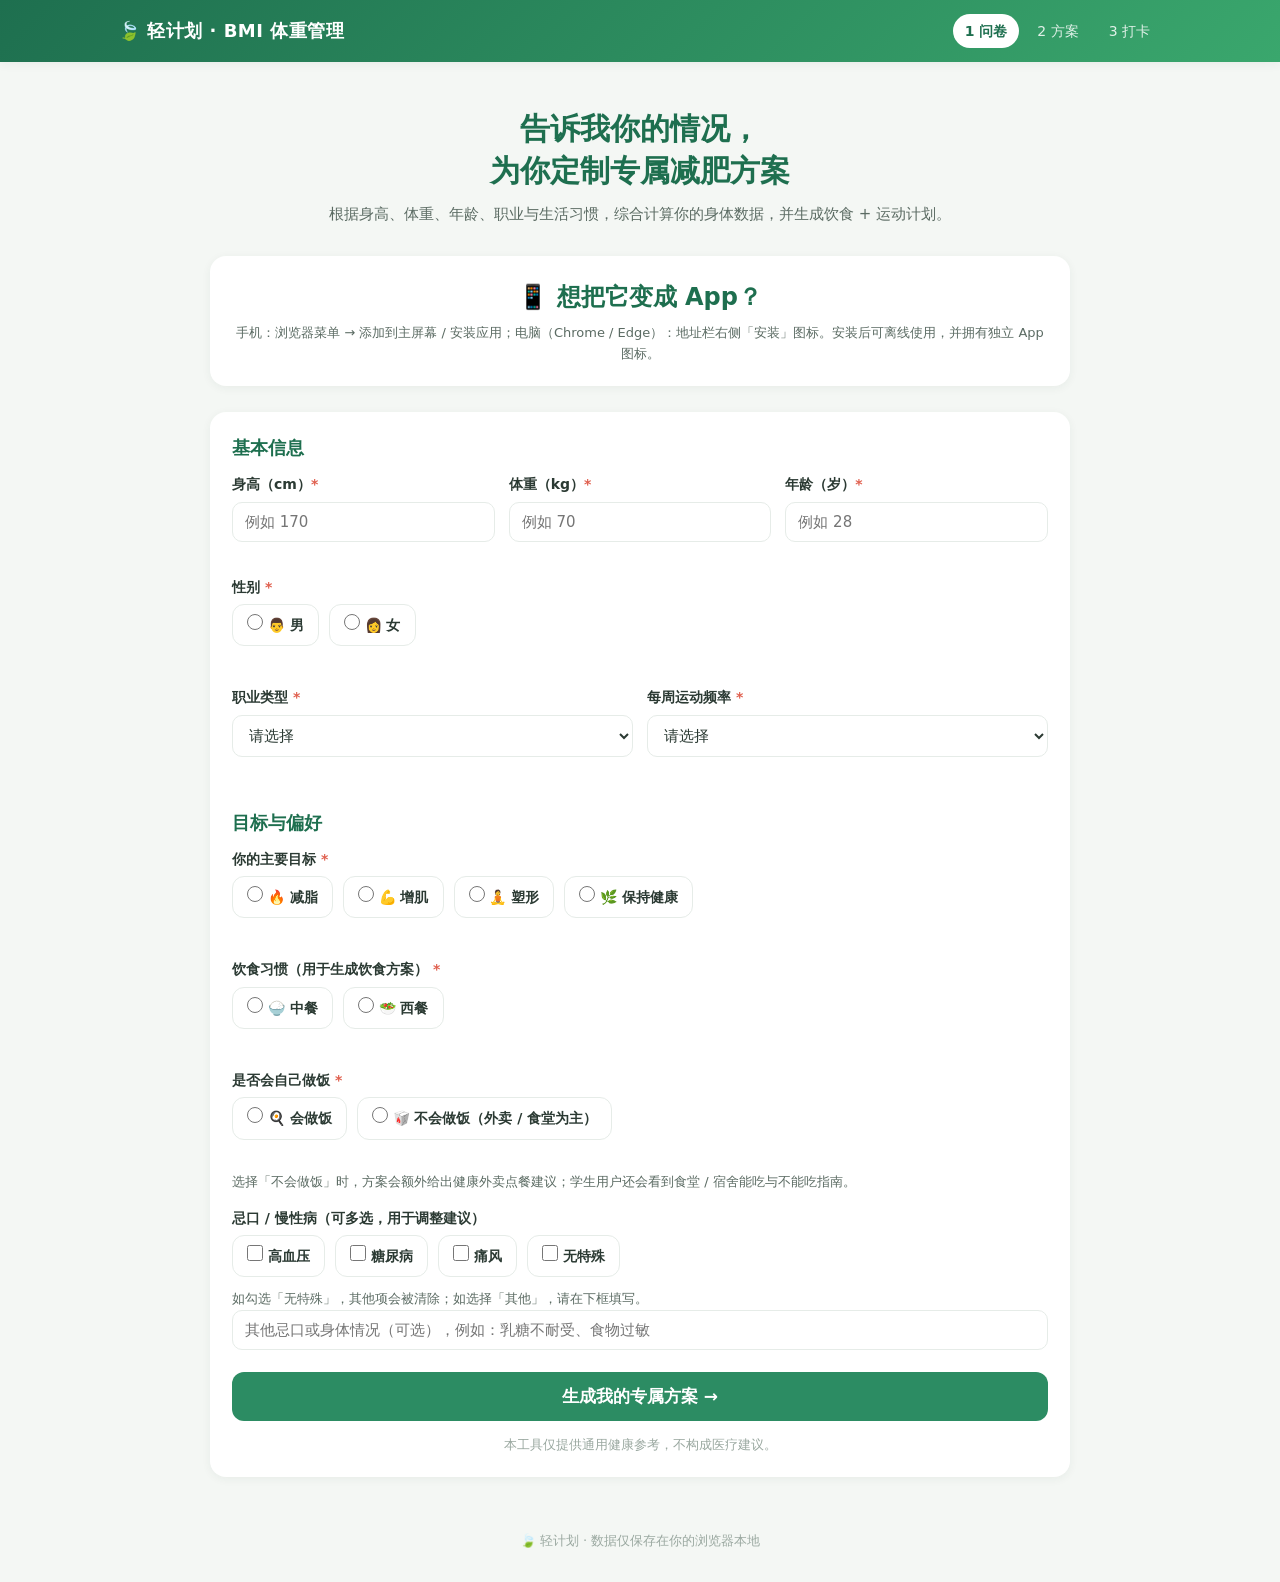
<file: index.html>
<!DOCTYPE html>
<html lang="zh-CN">
<head>
  <meta charset="UTF-8">
  <meta name="viewport" content="width=device-width, initial-scale=1.0">
  <link rel="manifest" href="manifest.webmanifest">
  <link rel="icon" href="assets/icons/icon.svg" type="image/svg+xml">
  <link rel="apple-touch-icon" href="assets/icons/apple-touch-icon.png">
  <meta name="theme-color" content="#2c8c63">
  <meta name="apple-mobile-web-app-capable" content="yes">
  <meta name="apple-mobile-web-app-status-bar-style" content="default">
  <meta name="apple-mobile-web-app-title" content="轻计划">
  <title>BMI 体重管理 · 问卷</title>
  <link rel="stylesheet" href="css/style.css">
</head>
<body>
  <header class="site-header">
    <div class="container header-inner">
      <div class="brand">🍃 轻计划 · BMI 体重管理</div>
      <nav class="site-nav">
        <a href="index.html" class="active">1 问卷</a>
        <a href="plan.html">2 方案</a>
        <a href="checkin.html">3 打卡</a>
      </nav>
    </div>
  </header>

  <div id="storage-warning" class="banner banner-warn" style="display:none">
    ⚠️ 当前浏览器无法使用本地存储（file:// 或隐私模式），数据仅在本次页面会话内有效，刷新可能丢失。
  </div>

  <div class="container">
    <div id="prefill-banner" class="prefill-bar" style="display:none">
      <span>💾 已载入上次填写的数据，无需重新填写问卷</span>
      <a href="plan.html" class="btn btn-mini btn-primary">查看我的方案 →</a>
      <a href="checkin.html" class="btn btn-mini btn-ghost">去打卡 →</a>
    </div>
  </div>

  <main class="container">
    <section class="hero">
      <h1>告诉我你的情况，<br>为你定制专属减肥方案</h1>
      <p class="hero-sub">根据身高、体重、年龄、职业与生活习惯，综合计算你的身体数据，并生成饮食 + 运动计划。</p>
    </section>

    <section class="card install-card">
      <h2>📱 想把它变成 App？</h2>
      <p class="hint">手机：浏览器菜单 → 添加到主屏幕 / 安装应用；电脑（Chrome / Edge）：地址栏右侧「安装」图标。安装后可离线使用，并拥有独立 App 图标。</p>
    </section>

    <form id="survey-form" class="card form-card" novalidate>
      <h2>基本信息</h2>

      <div class="form-row">
        <div class="form-group">
          <label for="height">身高（cm）<span class="req">*</span></label>
          <input type="number" id="height" name="height" min="100" max="250" step="0.1" placeholder="例如 170" required>
          <p class="field-error" id="err-height"></p>
        </div>
        <div class="form-group">
          <label for="weight">体重（kg）<span class="req">*</span></label>
          <input type="number" id="weight" name="weight" min="20" max="300" step="0.1" placeholder="例如 70" required>
          <p class="field-error" id="err-weight"></p>
        </div>
        <div class="form-group">
          <label for="age">年龄（岁）<span class="req">*</span></label>
          <input type="number" id="age" name="age" min="10" max="100" step="1" placeholder="例如 28" required>
          <p class="field-error" id="err-age"></p>
        </div>
      </div>

      <div class="form-group">
        <label>性别 <span class="req">*</span></label>
        <div class="radio-group" id="gender-group">
          <label class="radio-card"><input type="radio" name="gender" value="male" required> <span>👨 男</span></label>
          <label class="radio-card"><input type="radio" name="gender" value="female" required> <span>👩 女</span></label>
        </div>
        <p class="field-error" id="err-gender"></p>
      </div>

      <div class="form-row">
        <div class="form-group">
          <label for="occupation">职业类型 <span class="req">*</span></label>
          <select id="occupation" name="occupation" required>
            <option value="">请选择</option>
            <option value="sedentary">久坐办公（程序员、文员、客服等）</option>
            <option value="standing">站立工作（销售、教师、医护等）</option>
            <option value="student">学生</option>
            <option value="retired">退休</option>
            <option value="physical">体力劳动（建筑、物流等）</option>
          </select>
          <p class="field-error" id="err-occupation"></p>
        </div>
        <div class="form-group">
          <label for="exerciseFreq">每周运动频率 <span class="req">*</span></label>
          <select id="exerciseFreq" name="exerciseFreq" required>
            <option value="">请选择</option>
            <option value="none">几乎不运动</option>
            <option value="rare">每周 1–2 次</option>
            <option value="regular">每周 3–4 次</option>
            <option value="high">每周 5 次以上</option>
          </select>
          <p class="field-error" id="err-exerciseFreq"></p>
        </div>
      </div>

      <h2>目标与偏好</h2>

      <div class="form-group">
        <label>你的主要目标 <span class="req">*</span></label>
        <div class="radio-group" id="goal-group">
          <label class="radio-card"><input type="radio" name="goal" value="fat_loss" required> <span>🔥 减脂</span></label>
          <label class="radio-card"><input type="radio" name="goal" value="muscle_gain"> <span>💪 增肌</span></label>
          <label class="radio-card"><input type="radio" name="goal" value="body_shape"> <span>🧘 塑形</span></label>
          <label class="radio-card"><input type="radio" name="goal" value="maintain"> <span>🌿 保持健康</span></label>
        </div>
        <p class="field-error" id="err-goal"></p>
        <div id="goal-hint" class="alert alert-warn" style="display:none"></div>
      </div>

      <div class="form-group">
        <label>饮食习惯（用于生成饮食方案） <span class="req">*</span></label>
        <div class="radio-group" id="diet-group">
          <label class="radio-card"><input type="radio" name="dietStyle" value="zh" required> <span>🍚 中餐</span></label>
          <label class="radio-card"><input type="radio" name="dietStyle" value="en"> <span>🥗 西餐</span></label>
        </div>
        <p class="field-error" id="err-dietStyle"></p>
      </div>

      <div class="form-group">
        <label>是否会自己做饭 <span class="req">*</span></label>
        <div class="radio-group" id="cook-group">
          <label class="radio-card"><input type="radio" name="canCook" value="yes" required> <span>🍳 会做饭</span></label>
          <label class="radio-card"><input type="radio" name="canCook" value="no"> <span>🥡 不会做饭（外卖 / 食堂为主）</span></label>
        </div>
        <p class="field-error" id="err-canCook"></p>
        <p class="hint">选择「不会做饭」时，方案会额外给出健康外卖点餐建议；学生用户还会看到食堂 / 宿舍能吃与不能吃指南。</p>
      </div>

      <div class="form-group">
        <label>忌口 / 慢性病（可多选，用于调整建议）</label>
        <div class="checkbox-group">
          <label class="checkbox-card"><input type="checkbox" name="chronic" value="hypertension"> <span>高血压</span></label>
          <label class="checkbox-card"><input type="checkbox" name="chronic" value="diabetes"> <span>糖尿病</span></label>
          <label class="checkbox-card"><input type="checkbox" name="chronic" value="gout"> <span>痛风</span></label>
          <label class="checkbox-card"><input type="checkbox" name="chronic" value="none"> <span>无特殊</span></label>
        </div>
        <p class="hint">如勾选「无特殊」，其他项会被清除；如选择「其他」，请在下框填写。</p>
        <input type="text" id="otherChronic" placeholder="其他忌口或身体情况（可选），例如：乳糖不耐受、食物过敏">
      </div>

      <button type="submit" class="btn btn-primary btn-block btn-lg">生成我的专属方案 →</button>
      <p class="form-note">本工具仅提供通用健康参考，不构成医疗建议。</p>
    </form>
  </main>

  <footer class="site-footer">
    <div class="container">🍃 轻计划 · 数据仅保存在你的浏览器本地</div>
  </footer>

  <script src="js/common.js"></script>
  <script>
    'use strict';
    const $ = id => document.getElementById(id);
    showStorageWarning();

    // 免重填：载入上次保存的问卷数据
    (function prefillForm() {
      const u = Store.get(KEYS.USER);
      if (!u) return;
      if (u.heightCm) $('height').value = u.heightCm;
      if (u.weightKg) $('weight').value = u.weightKg;
      if (u.age) $('age').value = u.age;
      if (u.gender) {
        const r = document.querySelector('input[name="gender"][value="' + u.gender + '"]');
        if (r) r.checked = true;
      }
      if (u.occupation) $('occupation').value = u.occupation;
      if (u.exerciseFreq) $('exerciseFreq').value = u.exerciseFreq;
      if (u.goal) {
        const g = document.querySelector('input[name="goal"][value="' + u.goal + '"]');
        if (g) g.checked = true;
      }
      if (u.dietStyle) {
        const d = document.querySelector('input[name="dietStyle"][value="' + u.dietStyle + '"]');
        if (d) d.checked = true;
      }
      if (u.canCook) {
        const c = document.querySelector('input[name="canCook"][value="' + u.canCook + '"]');
        if (c) c.checked = true;
      }
      if (Array.isArray(u.chronic)) {
        u.chronic.forEach(v => {
          const cb = document.querySelector('input[name="chronic"][value="' + v + '"]');
          if (cb) cb.checked = true;
        });
      }
      if (u.other) $('otherChronic').value = u.other;
      const banner = $('prefill-banner');
      if (banner) banner.style.display = 'flex';
      updateGoalHint();
    })();

    function setError(id, msg) {
      $(id).textContent = msg;
    }
    function clearErrors() {
      ['height', 'weight', 'age', 'gender', 'occupation', 'exerciseFreq', 'goal', 'dietStyle'].forEach(k => setError('err-' + k, ''));
    }

    function validateNumber(id, min, max, label) {
      const v = parseFloat($(id).value);
      if ($(id).value.trim() === '' || isNaN(v)) { setError('err-' + id, '请填写' + label); return null; }
      if (v < min || v > max) { setError('err-' + id, label + '需在 ' + min + '–' + max + ' 之间'); return null; }
      setError('err-' + id, '');
      return v;
    }
    function validateRadio(name, errId, label) {
      const v = document.querySelector('input[name="' + name + '"]:checked');
      if (!v) { setError(errId, '请选择' + label); return null; }
      setError(errId, '');
      return v.value;
    }
    function validateSelect(id, errId, label) {
      const v = $(id).value;
      if (!v) { setError(errId, '请选择' + label); return null; }
      setError(errId, '');
      return v;
    }


    // 实时提示：保持健康 + 超重/肥胖 → 建议减脂
    function updateGoalHint() {
      const hint = $('goal-hint');
      const goal = document.querySelector('input[name="goal"]:checked');
      const h = parseFloat($('height').value);
      const w = parseFloat($('weight').value);
      if (!hint || !goal || goal.value !== 'maintain' || isNaN(h) || isNaN(w) || h < 100 || h > 250 || w < 20 || w > 300) {
        if (hint) hint.style.display = 'none';
        return;
      }
      const bmi = calcBMI(w, h);
      const cat = bmiCategory(bmi);
      if (cat.key === 'overweight' || cat.key === 'obese') {
        hint.innerHTML = '💡 你的 BMI 为 <b>' + bmi.toFixed(1) + '</b>（' + cat.label + '）。选择「保持健康」将<b>自动调整为「减脂」目标</b>，以更有效地管理体重。';
        hint.style.display = 'block';
      } else {
        hint.style.display = 'none';
      }
    }
    ['height', 'weight'].forEach(id => {
      $(id).addEventListener('input', updateGoalHint);
      $(id).addEventListener('change', updateGoalHint);
    });
    document.querySelectorAll('input[name="goal"]').forEach(r => r.addEventListener('change', updateGoalHint));

    // 慢性病勾选：选「无特殊」时清除其他
    document.querySelectorAll('input[name="chronic"]').forEach(cb => {
      cb.addEventListener('change', () => {
        if (cb.value === 'none' && cb.checked) {
          document.querySelectorAll('input[name="chronic"]').forEach(o => { if (o.value !== 'none') o.checked = false; });
        }
        if (cb.value !== 'none' && cb.checked) {
          const none = document.querySelector('input[name="chronic"][value="none"]');
          if (none) none.checked = false;
        }
      });
    });

    $('survey-form').addEventListener('submit', e => {
      e.preventDefault();
      clearErrors();

      const height = validateNumber('height', 100, 250, '身高');
      const weight = validateNumber('weight', 20, 300, '体重');
      const age = validateNumber('age', 10, 100, '年龄');
      if (height === null || weight === null || age === null) return;

      const gender = validateRadio('gender', 'err-gender', '性别');
      const goal = validateRadio('goal', 'err-goal', '目标');
      const dietStyle = validateRadio('dietStyle', 'err-dietStyle', '饮食习惯');
      const canCook = validateRadio('canCook', 'err-canCook', '是否会做饭');
      if (!gender || !goal || !dietStyle || !canCook) return;

      const occupation = validateSelect('occupation', 'err-occupation', '职业类型');
      const exerciseFreq = validateSelect('exerciseFreq', 'err-exerciseFreq', '运动频率');
      if (!occupation || !exerciseFreq) return;

      const chronic = [];
      document.querySelectorAll('input[name="chronic"]:checked').forEach(cb => chronic.push(cb.value));
      const other = $('otherChronic').value.trim();

      const user = {
        heightCm: height,
        weightKg: weight,
        age,
        gender,
        occupation,
        exerciseFreq,
        goal,
        dietStyle,
        canCook,
        chronic,
        other: other || null,
        updatedAt: new Date().toISOString(),
      };

      const { user: finalUser } = maybeAdjustGoal(user);
      const plan = buildPlan(finalUser);
      Store.set(KEYS.USER, finalUser);
      Store.set(KEYS.PLAN, plan);
      window.location.href = 'plan.html';
    });
  </script>
</body>
</html>
</file>
<file: css/style.css>
/* ============================================================
   轻计划 · BMI 体重管理 —— 全局样式
   ============================================================ */
:root {
  --green-700: #1e6f4f;
  --green-600: #2c8c63;
  --green-500: #3aa76d;
  --green-100: #e7f4ec;
  --orange-600: #e8862d;
  --orange-100: #fdf0e2;
  --red-600: #e0604f;
  --red-100: #fdecea;
  --blue-600: #4aa3c2;
  --blue-100: #e7f3f8;
  --gray-800: #2b3a33;
  --gray-600: #5b6b63;
  --gray-400: #9aa8a0;
  --gray-200: #e6ece8;
  --bg: #f4f7f4;
  --card: #ffffff;
  --radius: 16px;
  --shadow: 0 2px 10px rgba(30, 60, 45, .06);
  --font: "PingFang SC", "Hiragino Sans GB", "Microsoft YaHei", system-ui, -apple-system, sans-serif;
}

* { box-sizing: border-box; margin: 0; padding: 0; }

body {
  font-family: var(--font);
  background: var(--bg);
  color: var(--gray-800);
  line-height: 1.6;
}

.container { max-width: 1080px; margin: 0 auto; padding: 0 18px; }

/* ---------- 头部 ---------- */
.site-header {
  background: linear-gradient(135deg, #1e6f4f, #3aa76d);
  color: #fff;
  padding: 14px 0;
  box-shadow: var(--shadow);
  position: sticky; top: 0; z-index: 20;
}
.header-inner { display: flex; align-items: center; justify-content: space-between; gap: 12px; flex-wrap: wrap; }
.brand { font-size: 18px; font-weight: 700; letter-spacing: .5px; }
.site-nav { display: flex; gap: 6px; flex-wrap: wrap; }
.site-nav a {
  color: rgba(255,255,255,.85); text-decoration: none;
  padding: 6px 12px; border-radius: 999px; font-size: 14px;
  transition: background .2s;
}
.site-nav a:hover { background: rgba(255,255,255,.15); color: #fff; }
.site-nav a.active { background: #fff; color: var(--green-700); font-weight: 600; }

/* ---------- 横幅 / 提示 ---------- */
.banner { padding: 10px 16px; font-size: 14px; border-radius: 0; text-align: center; position: relative; }
.banner-warn { background: #fff3cd; color: #7a5b12; border-bottom: 1px solid #f1d98a; }
.banner-info { background: var(--blue-100); color: #1f5f78; border-bottom: 1px solid #bfe0ec; }
.banner-close {
  position: absolute; right: 10px; top: 50%; transform: translateY(-50%);
  border: none; background: transparent; font-size: 16px; cursor: pointer; color: inherit; opacity: .7;
}
.banner-close:hover { opacity: 1; }

/* ---------- Hero ---------- */
.hero { text-align: center; padding: 46px 12px 30px; }
.hero h1 { font-size: 30px; line-height: 1.4; color: var(--green-700); }
.hero-sub { margin-top: 10px; color: var(--gray-600); font-size: 15px; }

/* ---------- 卡片 ---------- */
.card {
  background: var(--card); border-radius: var(--radius);
  box-shadow: var(--shadow); padding: 22px;
  margin-bottom: 18px;
}
.section-head { display: flex; align-items: center; gap: 10px; flex-wrap: wrap; margin-bottom: 14px; }
.section-head h2 { font-size: 20px; color: var(--green-700); }
.pill {
  display: inline-block; background: var(--green-100); color: var(--green-700);
  font-size: 13px; padding: 3px 12px; border-radius: 999px; font-weight: 500;
}
.pill-orange { background: var(--orange-100); color: var(--orange-600); }
.pill-green { background: var(--green-100); color: var(--green-700); }
.pill-blue { background: var(--blue-100); color: var(--blue-600); }
.pill-gray { background: var(--gray-200); color: var(--gray-600); }
.hint { color: var(--gray-600); font-size: 13px; margin-top: 6px; }

/* ---------- 表单 ---------- */
.form-card { max-width: 860px; margin: 0 auto 30px; }
.form-card h2 { font-size: 18px; color: var(--green-700); margin: 18px 0 10px; }
.form-card h2:first-child { margin-top: 0; }
.form-row { display: grid; grid-template-columns: repeat(auto-fit, minmax(200px, 1fr)); gap: 14px; }
.form-group { margin-bottom: 14px; }
.form-group label { display: block; font-weight: 600; margin-bottom: 6px; font-size: 14px; }
.req { color: var(--red-600); }
input[type="number"], input[type="text"], input[type="date"], input[type="time"], select {
  width: 100%; padding: 10px 12px; border: 1.5px solid var(--gray-200);
  border-radius: 10px; font-size: 15px; font-family: inherit; background: #fff; color: var(--gray-800);
  transition: border-color .2s;
}
input:focus, select:focus { outline: none; border-color: var(--green-500); }
.field-error { color: var(--red-600); font-size: 12.5px; margin-top: 4px; min-height: 16px; }

.radio-group, .checkbox-group { display: flex; flex-wrap: wrap; gap: 10px; }
.radio-card, .checkbox-card {
  display: inline-flex; align-items: center; gap: 6px;
  border: 1.5px solid var(--gray-200); border-radius: 12px;
  padding: 9px 14px; cursor: pointer; font-size: 14px; user-select: none;
  transition: all .15s; background: #fff;
}
.radio-card:hover, .checkbox-card:hover { border-color: var(--green-500); }
.radio-card input, .checkbox-card input { accent-color: var(--green-600); width: 16px; height: 16px; }
.radio-card:has(input:checked), .checkbox-card:has(input:checked) {
  border-color: var(--green-600); background: var(--green-100); font-weight: 600;
}
.form-note { text-align: center; color: var(--gray-400); font-size: 12.5px; margin-top: 14px; }

/* ---------- 按钮 ---------- */
.btn {
  display: inline-block; border: none; cursor: pointer;
  padding: 10px 20px; border-radius: 12px; font-size: 15px; font-family: inherit;
  text-decoration: none; text-align: center; transition: all .15s; font-weight: 600;
}
.btn-primary { background: var(--green-600); color: #fff; }
.btn-primary:hover { background: var(--green-700); }
.btn-danger { background: var(--red-600); color: #fff; }
.btn-danger:hover { background: #c94a3a; }
.btn-ghost { background: #fff; color: var(--green-700); border: 1.5px solid var(--green-600); }
.btn-ghost:hover { background: var(--green-100); }
.btn-lg { font-size: 17px; padding: 13px 28px; }
.btn-block { width: 100%; margin-top: 8px; }
.btn-mini { padding: 5px 12px; font-size: 13px; border-radius: 8px; }
.btn:disabled { opacity: .5; cursor: not-allowed; }
.btn-row { display: flex; flex-wrap: wrap; gap: 10px; align-items: center; }

/* ---------- 指标卡片 ---------- */
.metric-grid { display: grid; grid-template-columns: repeat(auto-fit, minmax(150px, 1fr)); gap: 12px; }
.metric-card {
  background: var(--bg); border: 1px solid var(--gray-200); border-radius: 12px;
  padding: 14px; text-align: center;
}
.metric-label { font-size: 12.5px; color: var(--gray-600); }
.metric-value { font-size: 24px; font-weight: 800; color: var(--green-700); margin: 4px 0 2px; }
.metric-sub { font-size: 12px; color: var(--gray-400); }

.mini-metrics { display: flex; flex-wrap: wrap; gap: 10px; margin: 12px 0; }
.mini {
  flex: 1 1 110px; background: var(--green-100); border-radius: 10px;
  padding: 8px 12px; text-align: center;
}
.mini span { display: block; font-size: 12px; color: var(--green-700); opacity: .8; }
.mini b { font-size: 16px; color: var(--green-700); }

/* ---------- 提示面板 ---------- */
.advice-panel {
  background: var(--orange-100); border: 1px solid #f2d5ae;
  border-radius: 12px; padding: 16px 20px; margin-bottom: 18px;
}
.advice-panel-plain { background: var(--green-100); border-color: #cfe8d8; }
.advice-panel h3 { color: var(--orange-600); font-size: 16px; margin-bottom: 8px; }
.advice-panel-plain h3 { color: var(--green-700); }
.advice-list { padding-left: 22px; font-size: 14.5px; color: var(--gray-800); }
.advice-list li { margin-bottom: 6px; }

/* ---------- 饮食卡片 ---------- */
.meal-grid { display: grid; grid-template-columns: repeat(auto-fit, minmax(230px, 1fr)); gap: 14px; }
.meal-card {
  border: 1px solid var(--gray-200); border-radius: 14px; overflow: hidden;
  background: #fff; display: flex; flex-direction: column;
}
.meal-card img { width: 100%; height: 180px; object-fit: cover; display: block; background: #f2efe8; }
.meal-body { padding: 12px 14px; flex: 1; }
.meal-body h4 { font-size: 16px; color: var(--green-700); margin-bottom: 6px; }
.meal-items { padding-left: 18px; font-size: 13.5px; color: var(--gray-600); }
.meal-items li { margin-bottom: 3px; }
.meal-tip { font-size: 12.5px; color: var(--orange-600); margin-top: 8px; }
.exercise-img-grid img { height: 160px; }

/* ---------- 周训练 ---------- */
.exercise-legend { display: flex; gap: 8px; flex-wrap: wrap; margin-bottom: 12px; }
.badge {
  display: inline-block; font-size: 12px; padding: 2px 10px; border-radius: 999px; font-weight: 600;
}
.badge-blue { background: var(--blue-100); color: var(--blue-600); }
.badge-orange { background: var(--orange-100); color: var(--orange-600); }
.badge-green { background: var(--green-100); color: var(--green-700); }
.badge-gray { background: var(--gray-200); color: var(--gray-600); }
.week-grid { display: grid; grid-template-columns: repeat(auto-fit, minmax(140px, 1fr)); gap: 10px; margin-bottom: 18px; }
.day-card {
  border: 1px solid var(--gray-200); border-radius: 12px; padding: 12px;
  background: var(--bg); display: flex; flex-direction: column; gap: 6px;
}
.day-head { display: flex; justify-content: space-between; align-items: center; }
.day-name { font-weight: 700; }
.day-focus { font-size: 14.5px; font-weight: 600; color: var(--green-700); }
.day-detail { font-size: 12.5px; color: var(--gray-600); flex: 1; }
.day-duration { font-size: 12px; color: var(--orange-600); }
.sub-title { font-size: 16px; color: var(--green-700); margin: 16px 0 10px; }

/* ---------- 提醒 / 警告 ---------- */
.alert { border-radius: 12px; padding: 14px 16px; font-size: 14px; margin: 12px 0; }
.alert-danger { background: var(--red-100); border: 1px solid #f3c6c0; color: #8f3327; }
.alert-warn { background: #fff8e1; border: 1px solid #f0df9c; color: #7a5b12; }
.alert-success { background: var(--green-100); border: 1px solid #cfe8d8; color: var(--green-700); }
.alert ul { padding-left: 20px; margin-top: 6px; }

.action-card { text-align: center; }
.action-card h2 { color: var(--green-700); margin-bottom: 6px; }
.action-card p { color: var(--gray-600); margin-bottom: 14px; }
.action-card .btn { margin: 4px; }

/* ---------- 打卡 ---------- */
.project-head .project-title { display: flex; align-items: center; gap: 10px; flex-wrap: wrap; margin-bottom: 8px; }
.project-title h2 { font-size: 22px; color: var(--green-700); }
.progress-wrap { margin: 12px 0 6px; }
.progress-bar {
  background: var(--gray-200); border-radius: 999px; height: 12px; overflow: hidden;
}
.progress-fill {
  height: 100%; border-radius: 999px;
  background: linear-gradient(90deg, var(--green-500), var(--green-600));
  transition: width .4s ease;
}
.progress-label { font-size: 13px; color: var(--gray-600); margin-top: 6px; }

.task-list { display: flex; flex-direction: column; gap: 10px; }
.task-item {
  display: flex; align-items: center; gap: 12px;
  border: 1.5px solid var(--gray-200); border-radius: 12px;
  padding: 12px 14px; cursor: pointer; transition: all .15s; background: #fff;
}
.task-item:hover { border-color: var(--green-500); }
.task-item input[type="checkbox"] { width: 20px; height: 20px; accent-color: var(--green-600); flex-shrink: 0; }
.task-done { background: var(--green-100); border-color: var(--green-500); opacity: .85; }
.task-icon { font-size: 22px; }
.task-body { flex: 1; }
.task-label { font-weight: 600; font-size: 15px; display: block; }
.task-done .task-label { text-decoration: line-through; color: var(--green-700); }
.task-detail { font-size: 12.5px; color: var(--gray-600); display: block; }
.task-check {
  width: 26px; height: 26px; border-radius: 50%; display: flex; align-items: center; justify-content: center;
  background: var(--green-600); color: #fff; font-weight: 700; font-size: 14px; flex-shrink: 0;
}

.weight-row { display: flex; align-items: flex-end; gap: 12px; flex-wrap: wrap; margin-bottom: 10px; }
.weight-row .form-group { flex: 1 1 220px; margin-bottom: 0; }

/* ---------- 图表 ---------- */
.chart-wrap { background: #fff; border: 1px solid var(--gray-200); border-radius: 12px; padding: 10px; }
.chart { width: 100%; height: auto; }
.chart-grid { stroke: var(--gray-200); stroke-width: 1; }
.chart-line { fill: none; stroke: var(--green-600); stroke-width: 3; stroke-linecap: round; stroke-linejoin: round; }
.chart-dot { fill: #fff; stroke: var(--green-600); stroke-width: 2.5; }
.chart-dot-last { fill: var(--orange-600); stroke: #fff; stroke-width: 2; }
.chart-ref { stroke: var(--gray-400); stroke-width: 1; stroke-dasharray: 5 5; }
.chart-ref-label, .chart-title { font-size: 12px; fill: var(--gray-600); }
.chart-y { font-size: 11px; fill: var(--gray-400); text-anchor: end; }
.chart-x { font-size: 11px; fill: var(--gray-400); }

/* ---------- 日历 ---------- */
.calendar { user-select: none; }
.cal-head { display: flex; align-items: center; justify-content: space-between; margin-bottom: 10px; }
.cal-title { font-weight: 700; font-size: 16px; color: var(--green-700); }
.cal-weekdays { display: grid; grid-template-columns: repeat(7, 1fr); gap: 4px; text-align: center; margin-bottom: 6px; }
.cal-weekdays span { font-size: 12.5px; color: var(--gray-400); font-weight: 600; }
.cal-grid { display: grid; grid-template-columns: repeat(7, 1fr); gap: 4px; }
.cal-cell {
  min-height: 52px; border-radius: 10px; background: var(--bg);
  border: 1px solid transparent; position: relative;
  display: flex; flex-direction: column; align-items: center; justify-content: center;
  cursor: pointer; font-size: 13px; transition: all .12s;
}
.cal-cell:hover { border-color: var(--green-500); }
.cal-empty { background: transparent; cursor: default; }
.cal-out { opacity: .35; cursor: default; }
.cal-future { opacity: .55; cursor: default; }
.cal-today { border: 2px solid var(--orange-600); font-weight: 700; }
.cal-done { background: var(--green-100); color: var(--green-700); }
.cal-partial { background: #fff6e5; color: #a9711f; }
.cal-miss { background: var(--red-100); color: var(--red-600); }
.cal-num { font-weight: 600; }
.cal-badge { font-size: 10.5px; font-weight: 700; }
.cal-legend { display: flex; flex-wrap: wrap; gap: 14px; margin-top: 12px; font-size: 12.5px; color: var(--gray-600); }
.cal-legend span { display: inline-flex; align-items: center; gap: 5px; }
.dot { width: 11px; height: 11px; border-radius: 3px; display: inline-block; }
.dot-done { background: var(--green-100); border: 1px solid var(--green-500); }
.dot-partial { background: #fff6e5; border: 1px solid #e8b45a; }
.dot-miss { background: var(--red-100); border: 1px solid var(--red-600); }
.dot-today { background: #fff; border: 2px solid var(--orange-600); }
.cal-detail { margin-top: 14px; padding: 12px 14px; background: var(--bg); border-radius: 12px; }
.cal-detail h4 { color: var(--green-700); margin-bottom: 6px; }

/* ---------- 提醒卡 ---------- */
.reminder-card .countdown {
  font-size: 17px; font-weight: 700; color: var(--orange-600);
  background: var(--orange-100); border-radius: 10px; padding: 10px 14px; margin: 10px 0;
  text-align: center;
}

/* ---------- 页脚 ---------- */
.site-footer { text-align: center; color: var(--gray-400); font-size: 13px; padding: 24px 0 30px; }

/* ---------- 响应式 ---------- */
@media (max-width: 640px) {
  .hero h1 { font-size: 24px; }
  .card { padding: 16px; }
  .metric-value { font-size: 20px; }
  .cal-cell { min-height: 44px; }
}

/* ---------- 体重目标进度条 ---------- */
.goal-progress { margin: 14px 0 4px; }
.goal-head {
  display: flex; flex-wrap: wrap; gap: 10px 16px;
  font-size: 13px; color: var(--gray-600); margin-bottom: 8px;
}
.goal-pct { font-weight: 800; color: var(--orange-600); font-size: 15px; margin-left: auto; }
.goal-bar { height: 16px; background: var(--gray-200); }
.goal-bar .progress-fill {
  background: linear-gradient(90deg, var(--orange-600), #f6b74b);
  box-shadow: 0 0 10px rgba(232, 134, 45, .5);
}
.goal-bar .progress-fill.progress-done { background: linear-gradient(90deg, var(--green-600), #7fd4a8); }
.goal-meta { font-size: 12.5px; color: var(--gray-600); margin-top: 6px; }

/* ---------- 火焰特效 ---------- */
.flame-row {
  display: flex; align-items: center; gap: 6px; margin-top: 10px;
  font-size: 14px; color: var(--orange-600);
}
.flame {
  display: inline-block; font-size: 26px;
  animation: flame-flicker .35s ease-in-out infinite alternate;
  transform-origin: 50% 90%;
}
@keyframes flame-flicker {
  from { transform: scale(1) rotate(-6deg); }
  to { transform: scale(1.22) rotate(6deg); }
}

/* ---------- 礼花特效 ---------- */
.confetti-piece {
  position: fixed; top: -24px; z-index: 9999;
  border-radius: 2px; pointer-events: none;
  animation-name: confetti-fall;
  animation-timing-function: linear;
  animation-fill-mode: forwards;
}
@keyframes confetti-fall {
  0%   { transform: translateY(0) rotate(0deg); opacity: 1; }
  100% { transform: translateY(108vh) rotate(760deg); opacity: .75; }
}

/* ---------- 专业动作库 ---------- */
.exlib-grid { display: grid; grid-template-columns: repeat(auto-fit, minmax(240px, 1fr)); gap: 12px; margin-bottom: 16px; }
.exlib-card {
  border: 1px solid var(--gray-200); border-radius: 12px; padding: 12px 14px;
  background: var(--bg); display: flex; flex-direction: column; gap: 6px;
}
.exlib-head { display: flex; align-items: center; justify-content: space-between; gap: 8px; }
.exlib-head b { font-size: 15px; color: var(--green-700); }
.exlib-target { font-size: 12.5px; color: var(--blue-600); font-weight: 600; }
.exlib-points { font-size: 12.5px; color: var(--gray-600); }

/* ---------- 信息提示 ---------- */
.alert-info { background: var(--blue-100); border: 1px solid #bfe0ec; color: #1f5f78; }

/* ---------- 免重填提示条 ---------- */
.prefill-bar {
  display: flex; align-items: center; justify-content: center; gap: 10px;
  flex-wrap: wrap; background: var(--green-100); border: 1px solid #cfe8d8;
  color: var(--green-700); border-radius: 12px; padding: 10px 16px; margin: 14px 0 4px;
  font-size: 14px;
}
.saved-note { color: var(--green-700); font-weight: 600; }

/* ---------- 专业动作库（可折叠文件夹） ---------- */
.exlib-details {
  border: 1.5px solid var(--gray-200); border-radius: 12px;
  background: var(--bg); overflow: hidden;
}
.exlib-summary {
  display: flex; align-items: center; justify-content: space-between; gap: 10px;
  cursor: pointer; list-style: none; padding: 13px 16px;
  background: linear-gradient(135deg, #fdf0e2, #f7e0c6);
  font-size: 15px; font-weight: 700; color: var(--orange-600);
  user-select: none; transition: background .15s;
}
.exlib-summary::-webkit-details-marker { display: none; }
.exlib-summary:hover { background: linear-gradient(135deg, #fbe8d0, #f5d8b4); }
.exlib-summary-text { display: flex; align-items: center; gap: 8px; flex-wrap: wrap; }
.exlib-chevron {
  display: inline-block; font-size: 14px; transition: transform .25s ease;
  color: var(--orange-600);
}
.exlib-details[open] .exlib-chevron { transform: rotate(180deg); }
.exlib-content { padding: 14px 16px 4px; }
.exlib-content .sub-title { margin-top: 14px; }

/* ---------- 本周多样化食谱 ---------- */
.week-head-row { display: flex; align-items: center; justify-content: space-between; gap: 10px; flex-wrap: wrap; margin-bottom: 12px; }
.weekdiet-grid { display: grid; grid-template-columns: repeat(auto-fill, minmax(200px, 1fr)); gap: 12px; }
.weekdiet-card {
  border: 1px solid var(--gray-200); border-radius: 12px; padding: 12px 14px;
  background: var(--bg); display: flex; flex-direction: column; gap: 8px;
}
.weekdiet-head { display: flex; align-items: center; justify-content: space-between; gap: 6px; flex-wrap: wrap; }
.weekdiet-head b { font-size: 15px; color: var(--green-700); }
.weekdiet-meal { border-top: 1px dashed var(--gray-200); padding-top: 6px; }
.weekdiet-meal-name { font-size: 12px; font-weight: 700; color: var(--orange-600); margin-bottom: 2px; }
.weekdiet-meal-items { font-size: 12.5px; color: var(--gray-600); line-height: 1.7; }
.weekdiet-cheat {
  border-color: #f2c98a; background: linear-gradient(160deg, #fff8e8, #fdeed2);
  justify-content: center;
}
.weekdiet-cheat .weekdiet-head b { color: var(--orange-600); }
.weekdiet-cheat-text { font-size: 13px; color: #8a641f; line-height: 1.7; }

/* ---------- 本周食谱（紧凑单卡片 + 日期切换） ---------- */
.weekdiet-today { max-width: 760px; margin: 0 auto 6px; }
.weekdiet-today .weekdiet-head { flex-wrap: wrap; }
.weekdiet-today .weekdiet-head b { font-size: 16px; }
.weekdiet-nav { display: flex; align-items: center; gap: 6px; }
.weekdiet-chips { display: flex; gap: 4px; flex-wrap: wrap; }
.weekdiet-chip {
  width: 30px; height: 30px; border-radius: 8px; border: 1.5px solid var(--gray-200);
  background: #fff; color: var(--gray-600); font-weight: 700; font-size: 13px;
  cursor: pointer; font-family: inherit; transition: all .12s; position: relative;
}
.weekdiet-chip:hover { border-color: var(--green-500); color: var(--green-700); }
.weekdiet-chip.active { background: var(--orange-600); border-color: var(--orange-600); color: #fff; }
.weekdiet-chip.cheat { border-color: #f2c98a; color: var(--orange-600); }
.weekdiet-chip.active.cheat { background: var(--orange-600); color: #fff; }
.weekdiet-chip.today::after {
  content: '今'; position: absolute; top: -7px; right: -7px;
  background: var(--green-600); color: #fff; font-size: 9px; font-weight: 700;
  border-radius: 999px; padding: 1px 4px; line-height: 1.4;
}
.weekdiet-meals { display: flex; flex-direction: column; gap: 8px; margin-top: 8px; }
.weekdiet-meal { display: flex; gap: 10px; align-items: baseline; }
.weekdiet-meal-name { flex: 0 0 42px; font-weight: 700; color: var(--orange-600); font-size: 13px; }
.weekdiet-meal-items { font-size: 13px; color: var(--gray-600); line-height: 1.6; }
.weekdiet-today .weekdiet-cheat { border: none; background: transparent; justify-content: flex-start; gap: 8px; }
.weekdiet-foot {
  display: flex; align-items: center; justify-content: space-between; gap: 10px;
  flex-wrap: wrap; border-top: 1px dashed var(--gray-200); margin-top: 10px; padding-top: 10px;
}
.weekdiet-foot .hint { margin-top: 0; }

/* ---------- 学生食堂 / 外卖指南 ---------- */
.diet-guide { background: #fff; border: 1px solid var(--gray-200); }
.diet-guide h3 { color: var(--green-700); font-size: 16px; margin-bottom: 10px; }
.guide-cols { display: grid; grid-template-columns: repeat(auto-fit, minmax(280px, 1fr)); gap: 14px; }
.guide-col { background: var(--bg); border-radius: 10px; padding: 10px 14px; }
.guide-col-title { font-weight: 700; font-size: 14px; margin-bottom: 6px; }
.guide-ok { color: var(--green-700); }
.guide-no { color: var(--red-600); }
.guide-tips {
  margin-top: 10px; padding: 8px 12px; background: var(--blue-100);
  border-radius: 8px; font-size: 13px; color: #1f5f78;
}

/* ---------- 安装 App 提示 ---------- */
.install-card { max-width: 860px; margin: 0 auto 26px; text-align: center; }
.install-card h2 { color: var(--green-700); margin-bottom: 6px; }
</file>
